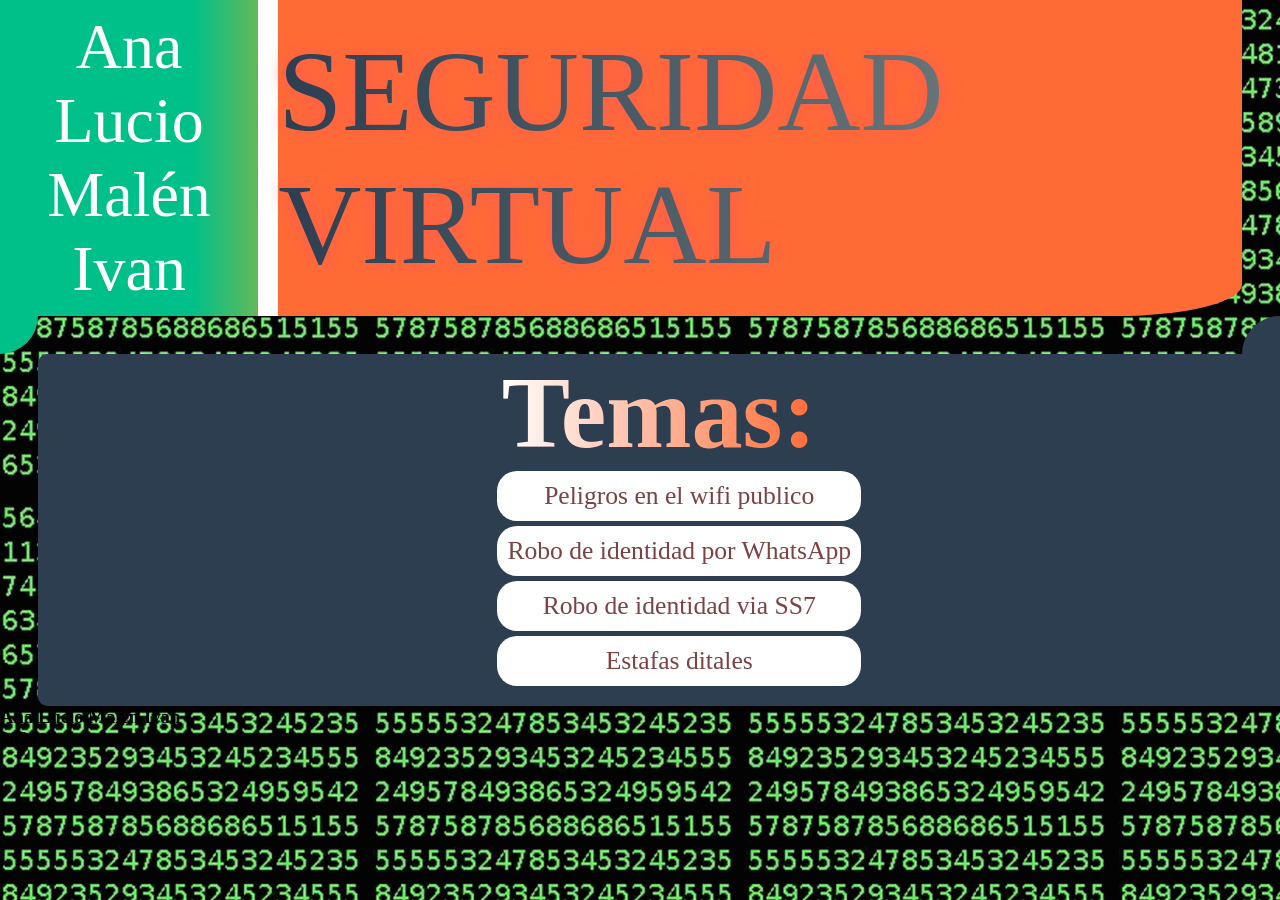
<file: index.html>
<!DOCTYPE html>
<html>
<head>
	<meta charset="utf-8">
	<meta name="viewport" content="width=device-width, initial-scale=1">
	<link rel="stylesheet" type="text/css" href="styles2.css">
	<title>Seguridad</title>
</head>
<style>
	
</style>
<body>
	<header id="portada">
		<div id="fondo-titulo">
			<aside>Ana Lucio Malén Ivan</aside>
			<h1 id="titulo">SEGURIDAD VIRTUAL</h1>
		</div>
	</header>
	<div class="tubo-container"><div class="esquina-drch-abajo"></div><div class="esquina-izq-arriva" id="verde"></div></div>
		<div class="texto-izq">
			<h2 class="titulo-texto">Temas:</h2>
			<ul class="lista-index">
				<a href="peligros_wifi.html"><li class="lista-index-item">Peligros en el wifi publico</li></a>
				<a href="watsapp_robo.html"><li class="lista-index-item">Robo de identidad por WhatsApp</li></a>
				<a href="SS7_attack.html"><li class="lista-index-item">Robo de identidad via SS7</li></a>
				<a href="Estafas-digitales.html"><li class="lista-index-item">Estafas ditales</li></a>
			</ul>
		</div>
	<footer><h3>Ana Lucio Malén Ivan<br>2026</h3></footer>
</body>
</html>
</file>
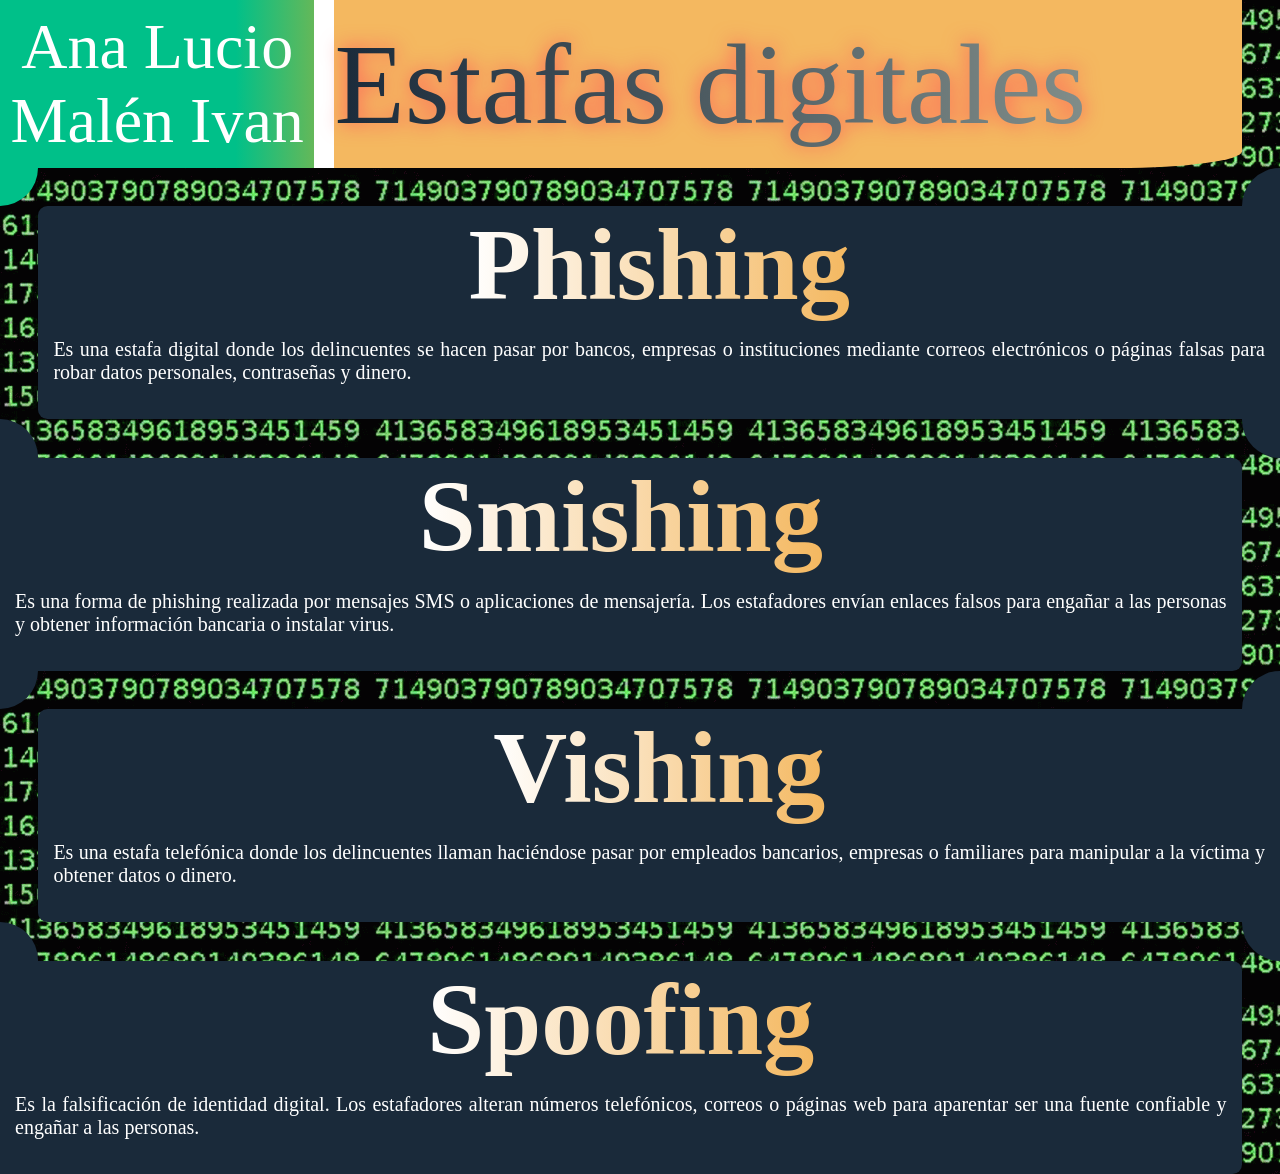
<file: Estafas-digitales.html>
<!DOCTYPE html>
<html>
<head>
	<meta charset="utf-8">
	<meta name="viewport" content="width=device-width, initial-scale=1">
	<link rel="stylesheet" type="text/css" href="styles2.css">
	<title>Estafas digitales</title>
	<style>
		:root{
			/*nueva estetica*/
			/*Fondos*/--fondos: #1a2a3a;
			/*Texto*/--texto: #ffffff;
			/*titulos*/--titulos: #f4b860;
			/*Acentos*/--acentos: #1dd1a1;
		}
	</style>
</head>
<body>
	<header id="portada">
		<div id="fondo-titulo">
			<aside>Ana Lucio Malén Ivan</aside>
			<h1 id="titulo">Estafas digitales</h1>
		</div>
	</header>
	<div class="tubo-container"><div class="esquina-drch-abajo"></div><div class="esquina-izq-arriva" id="verde"></div></div>
		<div class="texto-izq">
			<h2 class="titulo-texto-comun">Phishing</h2>
			<p class="texto">Es una estafa digital donde los delincuentes se hacen pasar por bancos, empresas o instituciones mediante correos electrónicos o páginas falsas para robar datos personales, contraseñas y dinero.</p>
		</div>
	<div class="tubo-container"><div class="esquina-drch-arriva"></div><div class="esquina-izq-abajo"></div></div>
	<div class="texto-drch">
		<h2 class="titulo-texto-comun">Smishing</h2> 
		<p class="texto">Es una forma de phishing realizada por mensajes SMS o aplicaciones de mensajería. Los estafadores envían enlaces falsos para engañar a las personas y obtener información bancaria o instalar virus.</p>
	</div>
	<div class="tubo-container"><div class="esquina-drch-abajo"></div><div class="esquina-izq-arriva"></div></div>
	<div class="texto-izq">
		<h2 class="titulo-texto-comun">Vishing</h2>
		<p class="texto">Es una estafa telefónica donde los delincuentes llaman haciéndose pasar por empleados bancarios, empresas o familiares para manipular a la víctima y obtener datos o dinero.</p>
	</div>
	<div class="tubo-container"><div class="esquina-drch-arriva"></div><div class="esquina-izq-abajo"></div></div>
	<div class="texto-drch">
		<h2 class="titulo-texto-comun">Spoofing</h2>
		<p class="texto">Es la falsificación de identidad digital. Los estafadores alteran números telefónicos, correos o páginas web para aparentar ser una fuente confiable y engañar a las personas.</p>
	</div>
</body>
</html>
</file>
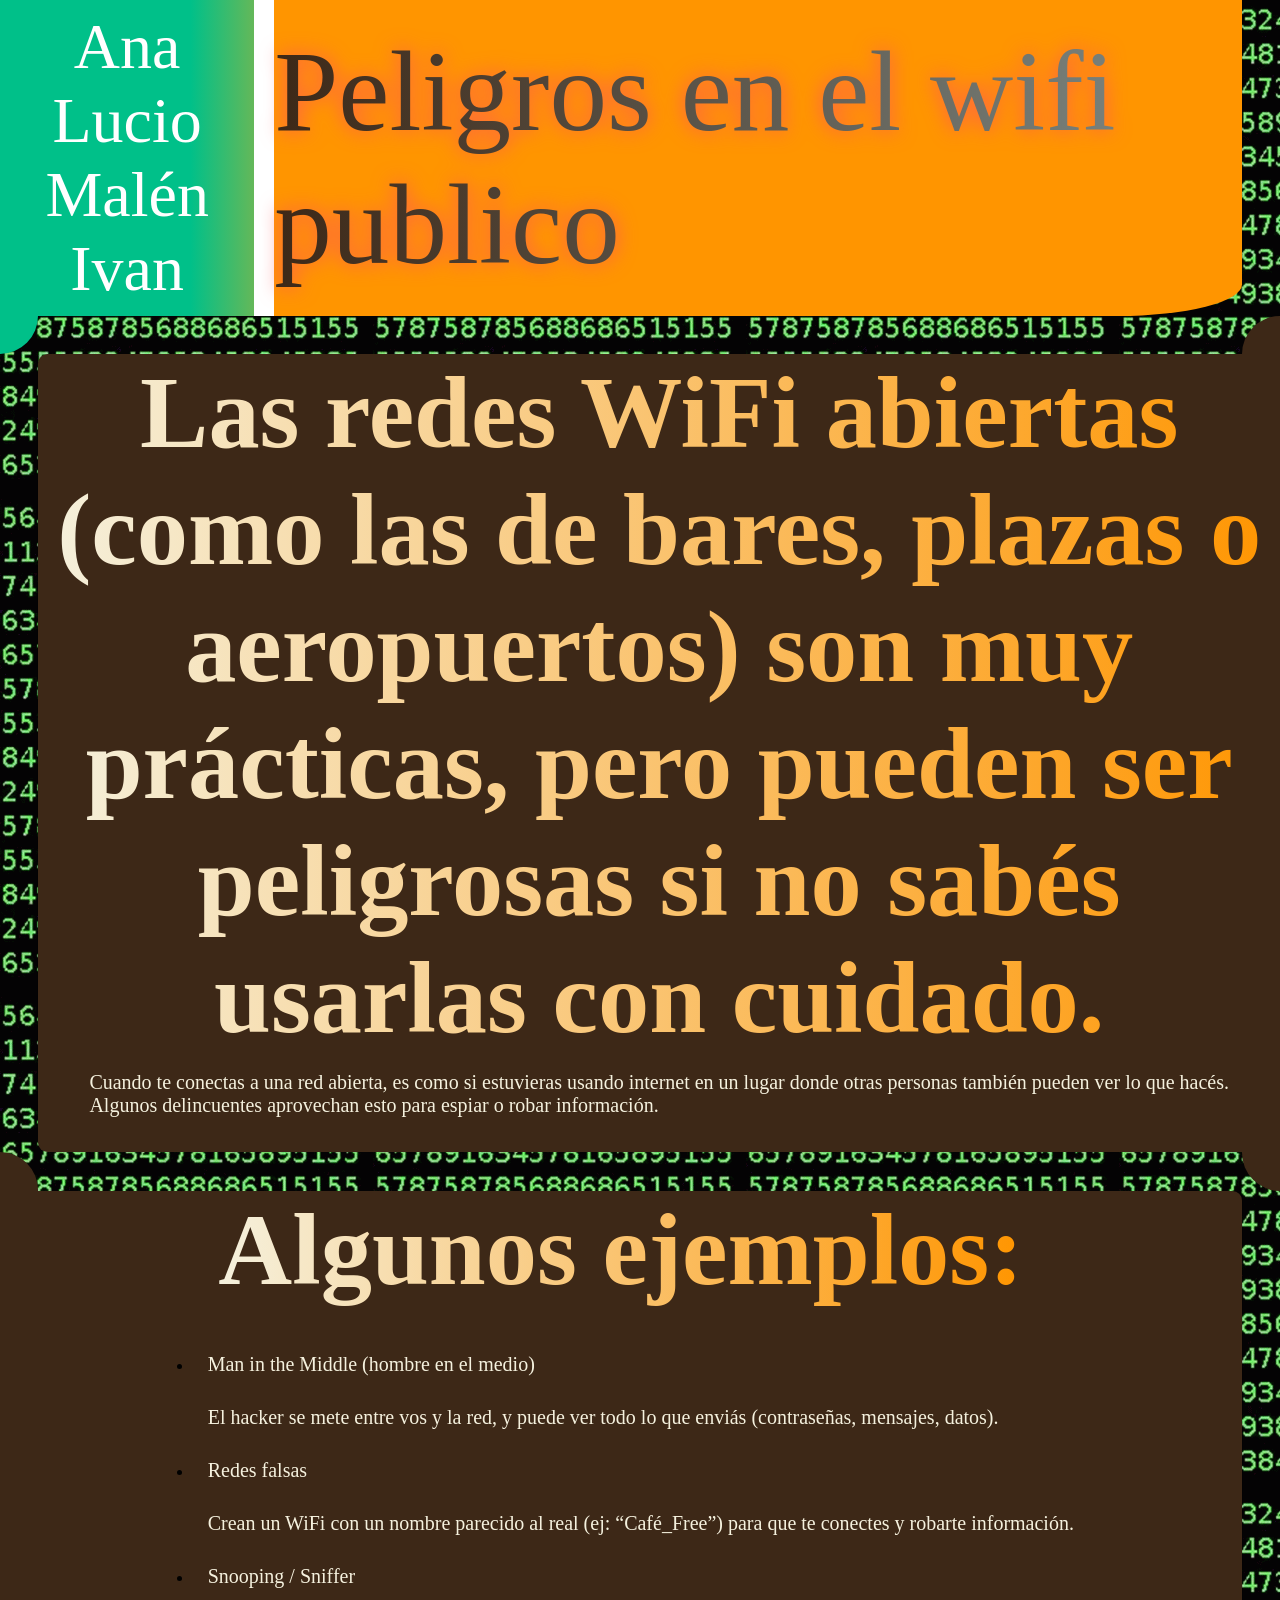
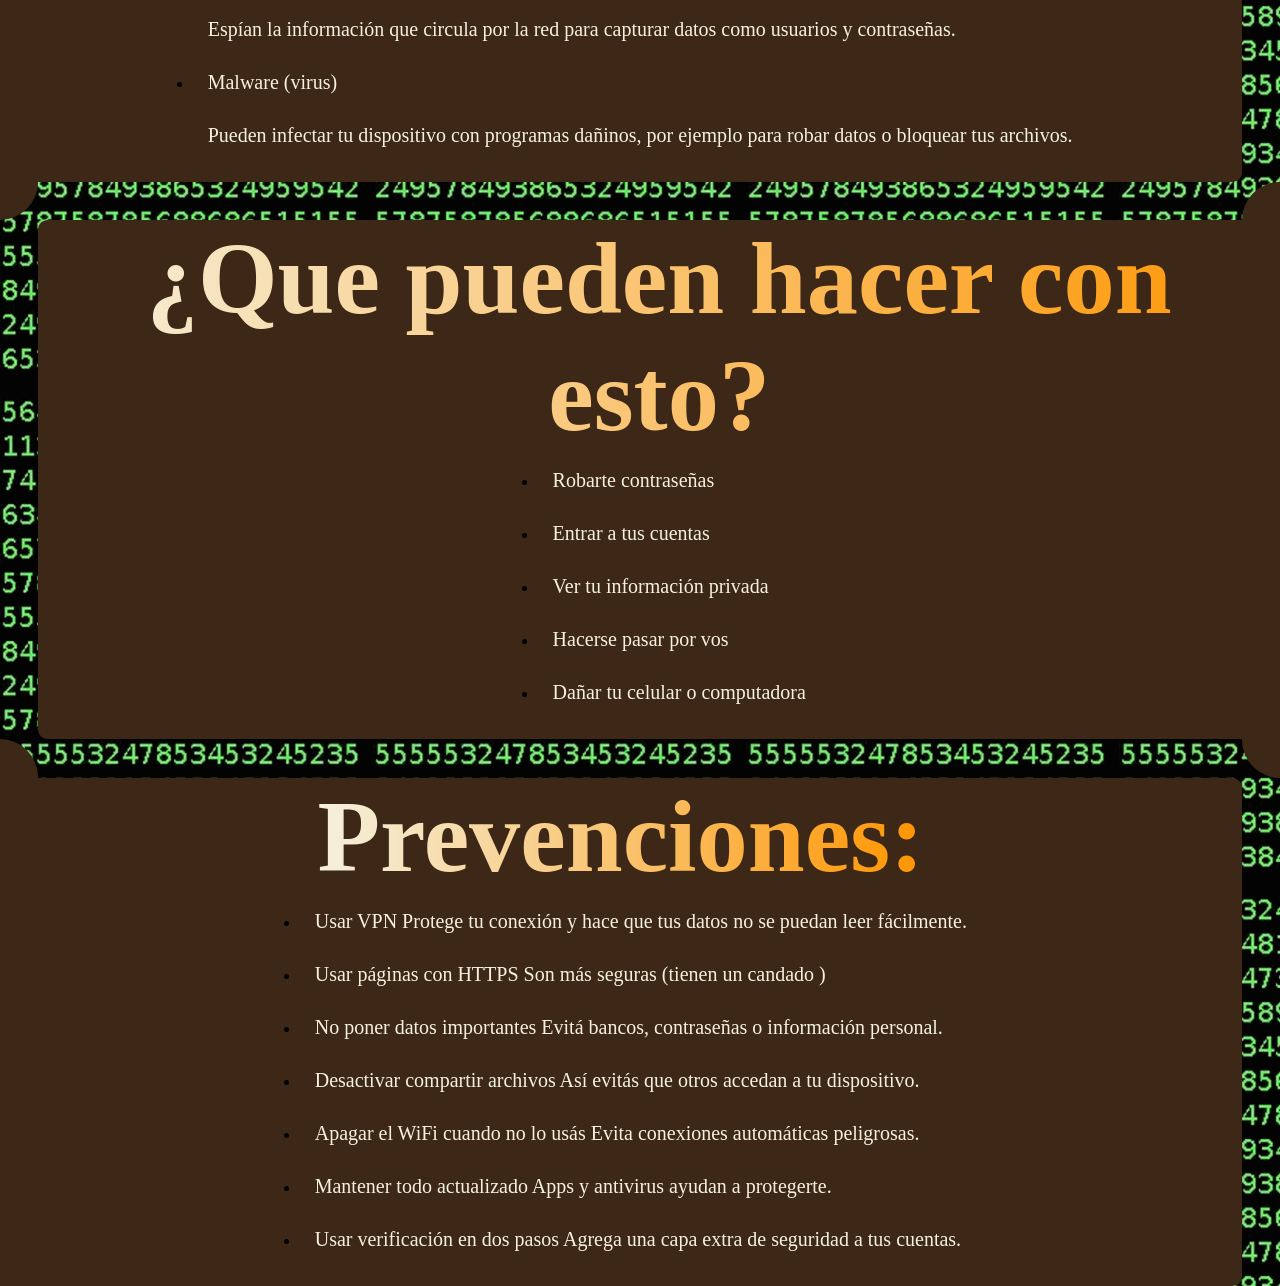
<file: peligros_wifi.html>
<!DOCTYPE html>
<html>
<head>
	<meta charset="utf-8">
	<meta name="viewport" content="width=device-width, initial-scale=1">
	<link rel="stylesheet" type="text/css" href="styles2.css">
	<title>Peligros en el wifi publico</title>
	<style>
		:root{
			/*nueva estetica*/
			/*Fondos*/--fondos: #3d2817;
			/*Texto*/--texto: #f5f1de;
			/*titulos*/--titulos: #ff9500;
			/*Acentos*/--acentos: #ff6b9d;
		}
	</style>
</head>
<body>
	<header id="portada">
		<div id="fondo-titulo">
			<aside>Ana Lucio Malén Ivan</aside>
			<h1 id="titulo">Peligros en el wifi publico</h1>
		</div>
	</header>
	<div class="tubo-container"><div class="esquina-drch-abajo"></div><div class="esquina-izq-arriva" id="verde"></div></div>
		<div class="texto-izq">
			<h2 class="titulo-texto-comun">Las redes WiFi abiertas (como las de bares, plazas o aeropuertos) son muy prácticas, pero pueden ser peligrosas si no sabés usarlas con cuidado.</h2>
			<p class="texto">Cuando te conectas a una red abierta, es como si estuvieras usando internet en un lugar donde otras personas también pueden ver lo que hacés.
			<br>
			Algunos delincuentes aprovechan esto para espiar o robar información.</p>
		</div>
	<div class="tubo-container"><div class="esquina-drch-arriva"></div><div class="esquina-izq-abajo"></div></div>
	<div class="texto-drch">
		<h2 class="titulo-texto-comun">Algunos ejemplos:</h2> 
		<ul>
			<p class="texto">
			<li><p class="texto">Man in the Middle (hombre en el medio)</p></li>
			<p class="texto">
			    El hacker se mete entre vos y la red, y puede ver todo lo que enviás (contraseñas, mensajes, datos).</p>
			<li><p class="texto">Redes falsas</p></li>
			<p class="texto">
			    Crean un WiFi con un nombre parecido al real (ej: “Café_Free”) para que te conectes y robarte información.</p>
			<li><p class="texto">Snooping / Sniffer</p></li>
			<p class="texto">
			    Espían la información que circula por la red para capturar datos como usuarios y contraseñas.</p>
			<li><p class="texto">Malware (virus)</p></li>
			<p class="texto">
			    Pueden infectar tu dispositivo con programas dañinos, por ejemplo para robar datos o bloquear tus archivos.</p>
		</ul>
	</div>
	<div class="tubo-container"><div class="esquina-drch-abajo"></div><div class="esquina-izq-arriva"></div></div>
	<div class="texto-izq">
		<h2 class="titulo-texto-comun">¿Que pueden hacer con esto?</h2>
		<ul>
			<li><p class="texto">Robarte contraseñas
</p></li>
			<li><p class="texto">Entrar a tus cuentas
</p></li>
			<li><p class="texto">Ver tu información privada
</p></li>
			<li><p class="texto">Hacerse pasar por vos
</p></li>
			<li><p class="texto">Dañar tu celular o computadora
</p></li>
		</ul>
	</div>
	<div class="tubo-container"><div class="esquina-drch-arriva"></div><div class="esquina-izq-abajo"></div></div>
	<div class="texto-drch">
		<h2 class="titulo-texto-comun">Prevenciones: </h2>
		<ul>
			<li><p class="texto">Usar VPN
    Protege tu conexión y hace que tus datos no se puedan leer fácilmente.
</p></li>
			<li><p class="texto">Usar páginas con HTTPS
    Son más seguras (tienen un candado ) 
</p></li>
			<li><p class="texto">No poner datos importantes
    Evitá bancos, contraseñas o información personal.
</p></li>
			<li><p class="texto">Desactivar compartir archivos
    Así evitás que otros accedan a tu dispositivo.
</p></li>
			<li><p class="texto">Apagar el WiFi cuando no lo usás
    Evita conexiones automáticas peligrosas.</p></li>
			<li><p class="texto">Mantener todo actualizado
    Apps y antivirus ayudan a protegerte.
</p></li>
			<li><p class="texto">Usar verificación en dos pasos
    Agrega una capa extra de seguridad a tus cuentas.
			</p></li>
		</ul>
	</div>
</body>
</html>
</file>
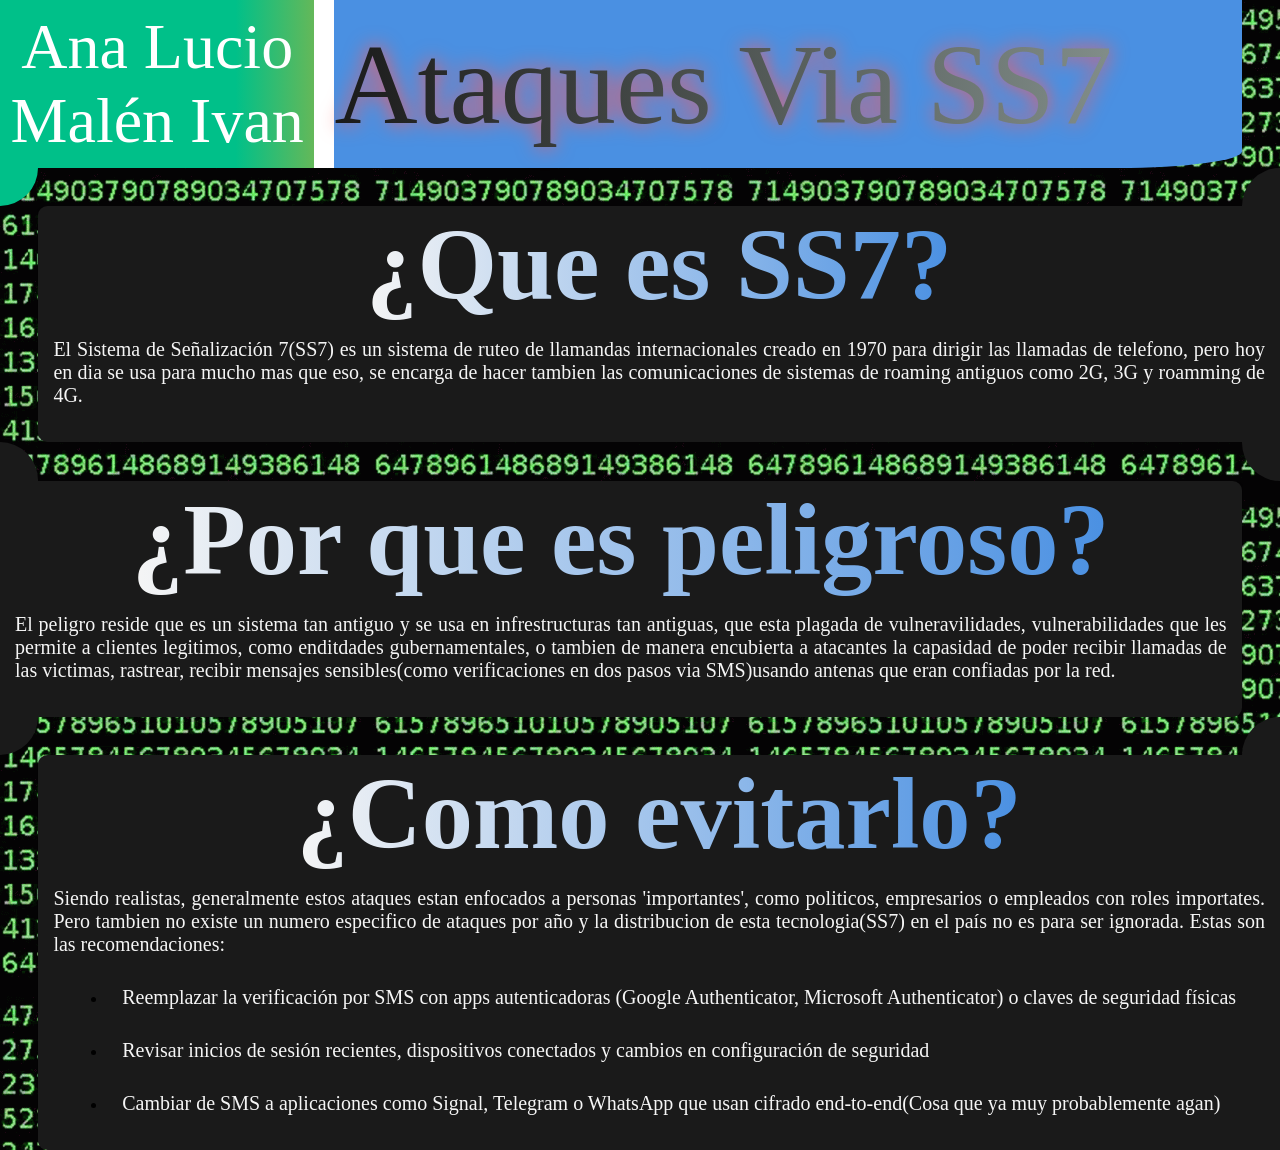
<file: SS7_attack.html>
<!DOCTYPE html>
<html>
<head>
	<meta charset="utf-8">
	<meta name="viewport" content="width=device-width, initial-scale=1">
	<link rel="stylesheet" type="text/css" href="styles2.css">
	<title>Ataques Via SS7</title>
</head>
<style>
	:root{
			/*nueva estetica*/
			/*Fondos*/--fondos: #1a1a1a;
			/*Texto*/--texto: #f5f5f5;
			/*titulos*/--titulos: #4a90e2;
			/*Acentos*/--acentos: #e74c3c;
		}
</style>
<body>
	<header id="portada">
		<div id="fondo-titulo">
			<aside>Ana Lucio Malén Ivan</aside>
			<h1 id="titulo">Ataques Via SS7</h1>
		</div>
	</header>
	<div class="tubo-container"><div class="esquina-drch-abajo"></div><div class="esquina-izq-arriva" id="verde"></div></div>
	<div class="texto-izq">
		<h2 class="titulo-texto-comun">¿Que es SS7?</h1>
		<p class="texto">
			El Sistema de Señalización 7(SS7) es un sistema de ruteo de llamandas internacionales creado en 1970 para dirigir las llamadas de telefono, pero hoy en dia se usa para mucho mas que eso, se encarga de hacer tambien las comunicaciones de sistemas de roaming antiguos como 2G, 3G y roamming de 4G.
		</p>
	</div>
	<div class="tubo-container"><div class="esquina-drch-arriva"></div><div class="esquina-izq-abajo"></div></div>
	<div class="texto-drch">
		<h2 class="titulo-texto-comun">¿Por que es peligroso?</h2>
		<p class="texto">
			El peligro reside que es un sistema tan antiguo y se usa en infrestructuras tan antiguas, que esta plagada de vulneravilidades, vulnerabilidades que les permite a clientes legitimos, como enditdades gubernamentales, o tambien de manera encubierta a atacantes la capasidad de poder recibir llamadas de las victimas, rastrear, recibir mensajes sensibles(como verificaciones en dos pasos via SMS)usando antenas que eran confiadas por la red.
		</p>
	</div>
	<div class="tubo-container"><div class="esquina-drch-abajo"></div><div class="esquina-izq-arriva"></div></div>
	<div class="texto-izq">
		<h2 class="titulo-texto-comun">¿Como evitarlo?</h1>
		<p class="texto">
			Siendo realistas, generalmente estos ataques estan enfocados a personas 'importantes', como politicos, empresarios o empleados con roles importates. Pero tambien no existe un numero especifico de ataques por año y la distribucion de esta tecnologia(SS7) en el país no es para ser ignorada. Estas son las recomendaciones:
		</p>
		<ul>
			<li><p class="texto">Reemplazar la verificación por SMS con apps autenticadoras (Google Authenticator, Microsoft Authenticator) o claves de seguridad físicas</p></li>
			<li><p class="texto">Revisar inicios de sesión recientes, dispositivos conectados y cambios en configuración de seguridad</p></li>
			<li><p class="texto">Cambiar de SMS a aplicaciones como Signal, Telegram o WhatsApp que usan cifrado end-to-end(Cosa que ya muy probablemente agan)</p></li>

		</ul>
	</div>
</body>
</html>
</file>
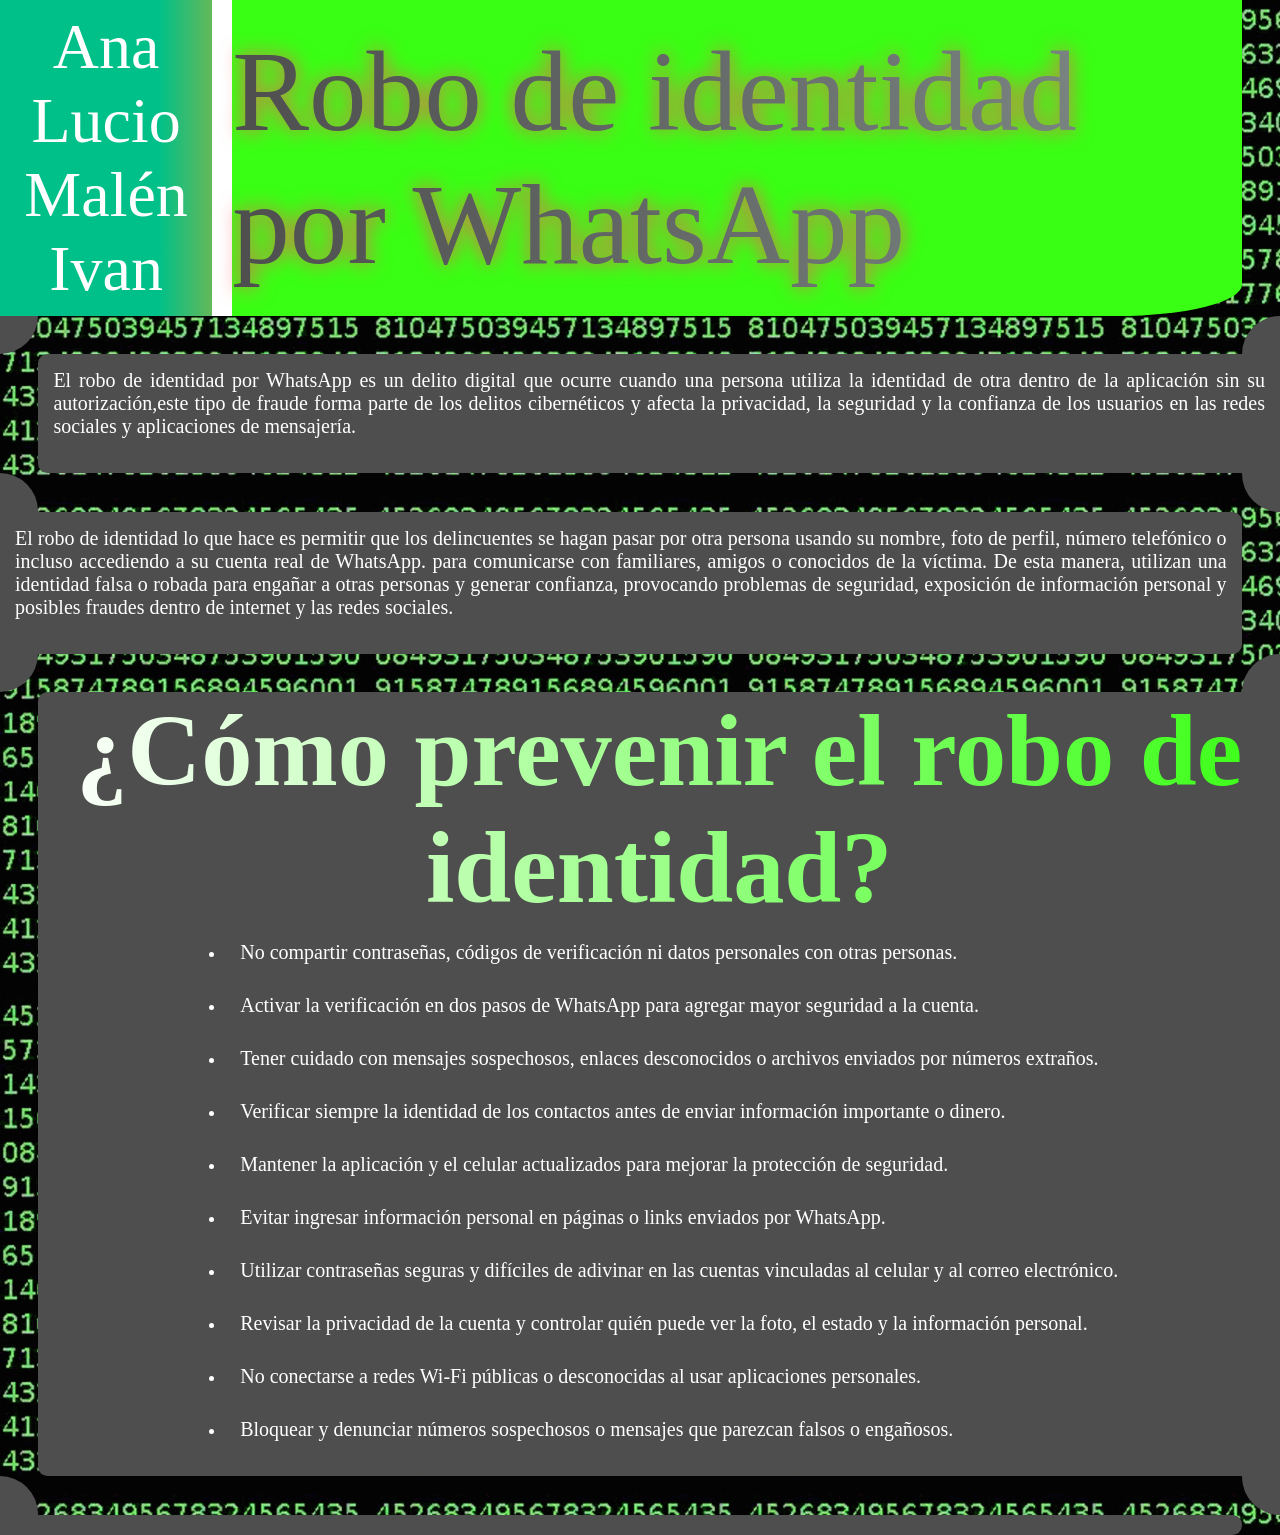
<file: watsapp_robo.html>
<!DOCTYPE html>
<html>
<head>
	<meta charset="utf-8">
	<meta name="viewport" content="width=device-width, initial-scale=1">
	<link rel="stylesheet" type="text/css" href="styles2.css">
	<title>Seguridad En watssapp</title>
	<style>
		:root{
			/*nueva estetica*/
			/*Fondos*/--fondos: #4e4e4e;
			/*Texto*/--texto: #ffffff;
			/*titulos*/--titulos: #39ff14;
			/*Acentos*/--acentos: #00f5ff;
		}
		li::marker{
			color: white;
		}
	</style>

</head>
<body>
	<header id="portada">
		<div id="fondo-titulo">
			<aside>Ana Lucio Malén Ivan</aside>
			<h1 id="titulo">Robo de identidad por WhatsApp</h1>
		</div>
	</header>
	<div class="tubo-container"><div class="esquina-drch-abajo"></div><div class="esquina-izq-arriva"></div></div>
	<div class="texto-izq">
		<p class="texto">
			El robo de identidad por WhatsApp es un delito digital que ocurre cuando una persona utiliza la identidad de otra dentro de la aplicación sin su autorización,este tipo de fraude forma parte de los delitos cibernéticos y afecta la privacidad, la seguridad y la confianza de los usuarios en las redes sociales y aplicaciones de mensajería.
		</p>
	</div>
	<div class="tubo-container"><div class="esquina-drch-arriva"></div><div class="esquina-izq-abajo"></div></div>
	<div class="texto-drch">
		<p class="texto">
			El robo de identidad lo que hace es permitir que los delincuentes se hagan  pasar por otra persona usando su nombre, foto de perfil, número telefónico o incluso accediendo a su cuenta real de WhatsApp. para comunicarse con familiares, amigos o conocidos de la víctima. De esta manera, utilizan una identidad falsa o robada para engañar a otras personas y generar confianza, provocando problemas de seguridad, exposición de información personal y posibles fraudes dentro de internet y las redes sociales.
		</p>
	</div>
	<div class="tubo-container"><div class="esquina-drch-abajo"></div><div class="esquina-izq-arriva"></div></div>
	<div class="texto-izq">
		<h2 class="titulo-texto-comun">¿Cómo prevenir el robo de identidad?</h2>
		<ul>
			<li><p class="texto">No compartir contraseñas, códigos de verificación ni datos personales con otras personas.
</p></li>
			<li><p class="texto">Activar la verificación en dos pasos de WhatsApp para agregar mayor seguridad a la cuenta.
</p></li>
			<li><p class="texto">Tener cuidado con mensajes sospechosos, enlaces desconocidos o archivos enviados por números extraños.</p></li>
			<li><p class="texto">Verificar siempre la identidad de los contactos antes de enviar información importante o dinero.</p></li>
			<li><p class="texto"> Mantener la aplicación y el celular actualizados para mejorar la protección de seguridad.
</p></li>
			<li><p class="texto"> Evitar ingresar información personal en páginas o links enviados por WhatsApp.
</p></li>
			<li><p class="texto"> Utilizar contraseñas seguras y difíciles de adivinar en las cuentas vinculadas al celular y al correo electrónico.
</p></li>
			<li><p class="texto"> Revisar la privacidad de la cuenta y controlar quién puede ver la foto, el estado y la información personal.
</p></li>
			<li><p class="texto"> No conectarse a redes Wi-Fi públicas o desconocidas al usar aplicaciones personales.
</p></li>
			<li><p class="texto"> Bloquear y denunciar números sospechosos o mensajes que parezcan falsos o engañosos.
</p></li>
		</ul>
	</div>
	<div class="tubo-container"><div class="esquina-drch-arriva"></div><div class="esquina-izq-abajo"></div></div>
	<div class="texto-drch">
		
	</div>
</body>
</html>
</file>
<file: styles2.css>
:root{
	/*nueva estetica*/
	/*Fondos*/--fondos: #2c3e50;
	/*Texto*/--texto: #ffffff;
	/*titulos*/--titulos: #ff6b35;
	/*Acentos*/--acentos: #00a8e8;
	--verde:#166200;
	--verde-claro:#64b859;
	--verde-oscuro:#00c089;
	--rojo:#ff5757;
	--color-texto: #7d4242;
	--color-texto-titulo: #b66b6b;
	--ancho-tubo: 3vw;
	--ancho-tubo-text: calc(var(--ancho-tubo)*0.25);
	--ancho-elementos: calc(100vw-var(--ancho-tubo));
}
#verde{
	background-color: var(--verde-oscuro);
}

*{margin: 0px}

body{margin: 0px; background-image: url("coding.gif");}
header{display: flex; flex-direction: row; background-color: var(--gris); width: 100vw;}
#fondo-titulo{
	display: flex;
	flex-direction: row;
	width: 100%;
	background-color: var(--titulos);
	border-radius: 0px 0px 10% 0px;
	box-shadow: calc(var(--ancho-tubo)*0.5) -17px 3px -21px rgba(0, 0, 0, 0.47);
	margin-right: var(--ancho-tubo);
}
aside{
	width: 23vw;
	padding: 10px;
	color:white;
	background-image: linear-gradient(to left,var(--verde-claro),var(--verde-oscuro) 25%);
	align-content: space-around;
	text-align: center;
	font-size: 84px;
	border-right: solid 20px;
	/*writing-mode: vertical-lr;*/
	font-size: 5vw;
}
#titulo{
	display: flex;
	background-image: linear-gradient(to right,var(--fondos),#818d89);
	-webkit-back
	ground-clip: text; /* Essential for Chrome/Safari */
	background-clip: text;
	font-size: 9vw;
	font-weight: 300;
	color: transparent;
	 justify-items: center; /* Centers horizontally */
  align-items: center;
	filter: drop-shadow(0px 0px 10px var(--rojo));
}


/*Contenido principal
tuberias horizontales*/
.tubo-container{
	width: 100vw;
	display: flex;
	background-color: transparent;
	flex-direction: row-reverse;
	justify-content: space-between;
}
.esquina-drch-abajo, .esquina-izq-abajo,.esquina-drch-arriva, .esquina-izq-arriva{
	height: var(--ancho-tubo);
	width: var(--ancho-tubo);
	background-color: var(--fondos);
	corner-shape:scoop;
}
.esquina-drch-abajo{
	border-radius: 100% 0px 0px 0px;
}
.esquina-izq-abajo{
	border-radius: 0px 100% 0px 0px;
}
.esquina-izq-arriva{
	border-radius: 0px 0px 100% 0px;
}
.esquina-drch-arriva{
	border-radius: 0px 0px 0px 100%;
}

/*tuberias y contenidos principales*/
/*parrafos*/
.texto-drch, .texto-izq{
	/*! height: 705px; */
	width: var(--ancho-elementos);
	background-image: radial-gradient(var(--fondos),var(--fondos) 70%);
	display: flex;
	flex-direction: column;
	/*! align-content: center; */
	align-items: center;
	padding-bottom: 20px;
}
.texto-izq{
	
	margin-left: var(--ancho-tubo);
	border-radius: var(--ancho-tubo-text) 0px 0px var(--ancho-tubo-text);
	box-shadow: 0px 0px 0px 30px;
	box-shadow: calc((var(--ancho-tubo)*0.5)*-1) -17px 3px -21px rgba(0, 0, 0, 0.47);
}
.texto-drch{
	margin-right: var(--ancho-tubo);
	border-radius: 0px var(--ancho-tubo-text) var(--ancho-tubo-text) 0px;
	box-shadow: calc(var(--ancho-tubo)*0.5) -17px 3px -21px rgba(0, 0, 0, 0.47);
}
.titulo-texto, .texto{
}
.titulo-texto, .titulo-texto-comun{
	font-size: 8vw;
	color: transparent;
	background-image: linear-gradient(to left,var(--titulos),var(--texto));
	-webkit-back
	ground-clip: text; /* Essential for Chrome/Safari */
	background-clip: text;
	text-align: center;
}
.titulo-texto-comun{
}
.texto{
	text-align: justify;
	font-size: 20px;
	padding: 15px;
	color: var(--texto);
}
li{
	font-size: inherit;
}
.lista-index{
	display: flex;
	flex-direction: column;
	gap: 5px;
	/*max-width: 300px;	*/
}
a{
	color: black;
	text-decoration: none;
}
.lista-index-item{
	padding: 10px;
	list-style: none;
	background-color: white;
	border-radius: 20px;
	text-align: center;
	font-size: 2vw;
	color: var(--color-texto);
}
.lista-index-item:hover{
	background-color: whitesmoke;
}
/*pie de pagina*/
@supports(corner-shape:scoop)
{
	.esquina-izq-abajo,.esquina-drch-arriva,.esquina-drch-abajo,.esquina-izq-arriva
	{
		visibility: none;
		background-color: transparent;
	}
}
.espacio{
	display: block;
	height: 100px;
}
@media(max-width:400px){
	:root{
		--ancho-tubo: 6vw;
	}
	header{
		height: 50vh;
	}
	#titulo{
		40px;
	font-size: 31px;
	}
}
</file>
